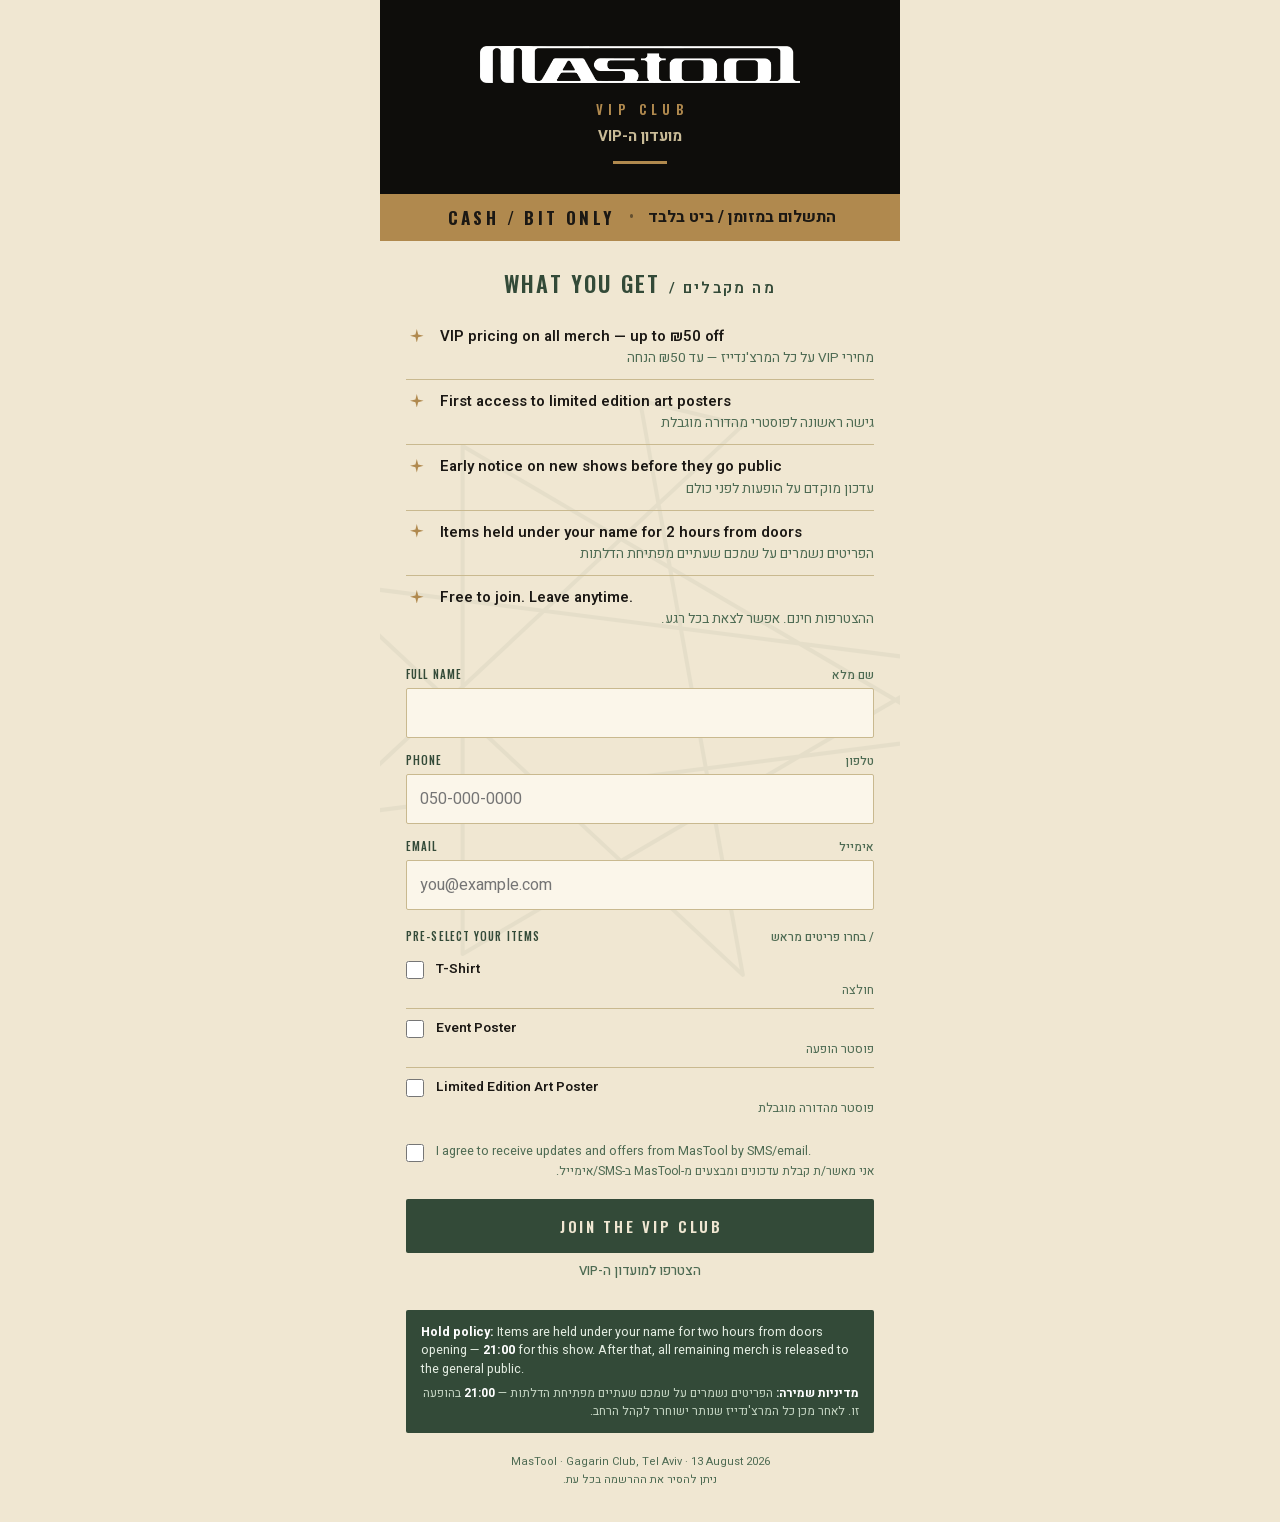
<file: docs/index.html>
<!DOCTYPE html>
<html lang="en">
<head>
<meta charset="UTF-8">
<meta name="viewport" content="width=device-width, initial-scale=1.0">
<title>MasTool — VIP Club</title>
<style>
  @font-face{font-family:'Anton';font-style:normal;font-weight:400;font-display:block;
    src:url([data-uri]) format('woff2');}
  @font-face{font-family:'Oswald';font-style:normal;font-weight:400 700;font-display:block;
    src:url([data-uri]) format('woff2');}
  @font-face{font-family:'Heebo';font-style:normal;font-weight:400 900;font-display:block;
    src:url([data-uri]) format('woff2');}
</style>
<style>
/* ============================================================
   MasTool — merch collateral design system
   Shared tokens + components across menu / VIP / Bit pages
   ============================================================ */
:root{
  --cream:      #F0E7D2;
  --cream-deep: #E7DBBF;
  --cream-warm: #E3D7B6;
  --ink:        #1B1814;
  --black:      #0E0D0B;
  --green:      #334A38;
  --green-soft: #4E6B53;
  --brass:      #B0894E;
  --brass-lite: #E9C886;
  --line:       #C9B98F;
}

*{ box-sizing:border-box; margin:0; padding:0; }

/* Oswald + Anton are Latin-only: force Heebo for Hebrew and for the shekel sign,
   so nothing ever falls back to a system font at the print shop. */
.he, .item-he, .subtitle-he, .kicker-he, .scan-he, .btn-he,
[dir="rtl"], .ils{ font-family:'Heebo', sans-serif; }

/* star is an SVG, not a glyph — ✦ (U+2726) exists in none of our fonts */
svg.ic{
  width:.85em; height:.85em; fill:currentColor;
  display:inline-block; vertical-align:-.08em; flex:none;
}
html,body{ background:#2a2a28; }
body{
  font-family:'Heebo', system-ui, sans-serif;
  color:var(--ink);
  display:flex;
  justify-content:center;
  padding:32px 16px;
  -webkit-font-smoothing:antialiased;
}

/* ---------- sheet ---------- */
.sheet{
  width:100%;
  background:var(--cream);
  border:1px solid var(--line);
  box-shadow:0 24px 60px rgba(0,0,0,.45);
  overflow:hidden;
  position:relative;
}
.sheet--a4{ max-width:720px; }
.sheet--a5{ max-width:520px; }

/* ---------- 9-point star watermark ---------- */
.watermark{
  position:absolute; top:46%; left:50%;
  width:128%; max-width:760px;
  transform:translate(-50%,-50%);
  opacity:.05; pointer-events:none; z-index:0;
}
.watermark svg{ width:100%; height:auto; display:block; }

/* ---------- header ---------- */
.header{
  background:var(--black);
  color:var(--cream);
  text-align:center;
  padding:26px 24px 20px;
  position:relative; z-index:1;
}
.header--tight{ padding:26px 22px 22px; }
.wordmark-img{ display:block; width:min(82%,460px); height:auto; margin:6px auto 2px; }
.wordmark-img--sm{ width:min(78%,320px); }
.subtitle{
  margin-top:14px;
  font-family:'Oswald', sans-serif; font-weight:500;
  letter-spacing:.42em; text-indent:.42em;
  font-size:clamp(12px,2.6vw,16px);
  color:#D8CBAA; text-transform:uppercase;
}
.subtitle-he{
  margin-top:6px; font-weight:500; letter-spacing:.04em;
  font-size:clamp(13px,2.8vw,17px);
  color:#C9BB97; direction:rtl;
  font-family:'Heebo', sans-serif;
}
.rule{ width:54px; height:3px; background:var(--brass); margin:14px auto 0; }

/* ---------- payment strip: CASH / BIT ONLY ---------- */
.paystrip{
  position:relative; z-index:1;
  background:var(--brass);
  color:#1B1814;
  display:flex; align-items:center; justify-content:center;
  gap:14px; flex-wrap:wrap;
  padding:11px 20px;
  text-align:center;
}
.paystrip .en{
  font-family:'Oswald', sans-serif; font-weight:700;
  text-transform:uppercase; letter-spacing:.2em; text-indent:.2em;
  font-size:clamp(13px,2.9vw,17px);
}
.paystrip .he{
  font-family:'Heebo', sans-serif; font-weight:700;
  direction:rtl; font-size:clamp(13px,2.9vw,16px);
}
.paystrip .dot{ opacity:.5; font-weight:400; }

/* ---------- QR block ---------- */
.qr-panel{
  position:relative; z-index:1;
  display:grid; grid-template-columns:auto 1fr; gap:20px;
  align-items:center;
  padding:20px 30px;
  border-top:1px solid var(--line);
}
.qr-slot{
  width:112px; height:112px;
  background:#fff;
  border:2px dashed var(--green-soft);
  display:flex; align-items:center; justify-content:center;
  text-align:center;
  padding:8px;
  flex:none;
}
.qr-slot img{ width:100%; height:100%; object-fit:contain; display:block; }
.qr-slot .hint{
  font-family:'Oswald',sans-serif; font-size:10px; line-height:1.35;
  letter-spacing:.08em; text-transform:uppercase; color:var(--green-soft);
}
.qr-slot .hint .he{ font-family:'Heebo',sans-serif; display:block; }
.qr-copy .h{
  font-family:'Oswald',sans-serif; font-weight:600; text-transform:uppercase;
  font-size:clamp(16px,3.2vw,20px); letter-spacing:.05em; color:var(--ink);
  line-height:1.15;
}
.qr-copy .h-he{ direction:rtl; font-weight:700; color:var(--green); font-size:clamp(14px,3vw,17px); margin-top:4px; }
.qr-copy .sub{ font-size:12.5px; color:var(--green-soft); margin-top:8px; line-height:1.5; }
.qr-copy .sub-he{ direction:rtl; }

/* ---------- footer ---------- */
.foot{
  position:relative; z-index:1;
  padding:11px 30px 14px;
  display:flex; justify-content:space-between; align-items:center;
  gap:12px; flex-wrap:wrap;
  border-top:1px solid var(--line);
}
.foot .note{ font-size:12px; color:var(--green-soft); letter-spacing:.02em; }
.foot .note-he{ direction:rtl; }
.badge{
  font-family:'Oswald',sans-serif; font-size:12px; letter-spacing:.1em;
  text-transform:uppercase; color:var(--brass); font-weight:600;
  border:1px solid var(--brass); padding:5px 11px; border-radius:2px; white-space:nowrap;
}

/* ---------- print ---------- */
@media print{
  html,body{ background:#fff; padding:0; }
  .sheet{ box-shadow:none; border:none; max-width:none; }
  *{ -webkit-print-color-adjust:exact; print-color-adjust:exact; }
}

</style>
<style>
  html,body{ padding:0; display:block; background:var(--cream); }

  .page{ max-width:520px; margin:0 auto; background:var(--cream); min-height:100vh; position:relative; overflow:hidden; }

  .hero{
    background:var(--black); color:var(--cream);
    text-align:center; padding:40px 24px 30px;
    position:relative; z-index:1;
  }
  .hero .kicker{
    font-family:'Oswald',sans-serif; font-weight:600;
    text-transform:uppercase; letter-spacing:.4em; text-indent:.4em;
    font-size:13px; color:var(--brass); margin-top:16px;
  }
  .hero .kicker-he{ direction:rtl; font-weight:700; font-size:15px; color:#C9BB97; margin-top:6px; }

  .perks{ position:relative; z-index:1; padding:26px 26px 6px; }
  .perks h2{
    font-family:'Oswald',sans-serif; font-weight:600; text-transform:uppercase;
    letter-spacing:.1em; font-size:22px; color:var(--green); margin-bottom:16px;
    text-align:center;
  }
  .perks h2 .he{ font-size:15px; }
  .perk{
    display:grid; grid-template-columns:22px 1fr; gap:12px;
    align-items:start; padding:11px 0; border-bottom:1px solid var(--line);
  }
  .perk:last-child{ border-bottom:none; }
  .perk .star{ color:var(--brass); font-size:16px; line-height:1.3; text-align:center; }
  .perk .en{ font-weight:600; font-size:15px; color:var(--ink); line-height:1.35; }
  .perk .he{ direction:rtl; font-size:13.5px; color:var(--green-soft); margin-top:2px; }

  .form-wrap{ position:relative; z-index:1; padding:20px 26px 30px; }
  .field{ margin-bottom:14px; }
  .field label{
    display:block; font-family:'Oswald',sans-serif; font-weight:500;
    text-transform:uppercase; letter-spacing:.1em; font-size:11px;
    color:var(--green); margin-bottom:6px;
  }
  .field label .he{
    font-family:'Heebo',sans-serif; text-transform:none; letter-spacing:0;
    color:var(--green-soft); font-size:12px; float:right; direction:rtl;
  }
  .field input[type=text],
  .field input[type=tel],
  .field input[type=email]{
    width:100%; padding:12px 13px;
    background:#FBF6EA; border:1px solid var(--line);
    font-family:'Heebo',sans-serif; font-size:16px; color:var(--ink);
    border-radius:2px; outline:none;
  }
  .field input:focus{ border-color:var(--green); background:#fff; }

  .merch{ margin:18px 0 4px; }
  .merch-h{
    font-family:'Oswald',sans-serif; font-weight:500;
    text-transform:uppercase; letter-spacing:.1em; font-size:11px;
    color:var(--green); margin-bottom:6px;
  }
  .merch-h .he{
    font-family:'Heebo',sans-serif; text-transform:none; letter-spacing:0;
    color:var(--green-soft); font-size:12px; float:right; direction:rtl;
  }
  .merch-item{
    display:grid; grid-template-columns:20px 1fr; gap:10px;
    align-items:start; padding:9px 0; border-bottom:1px solid var(--line);
  }
  .merch-item:last-child{ border-bottom:none; }
  .merch-item input[type=checkbox]{ width:18px; height:18px; margin-top:2px; accent-color:var(--green); }
  .merch-item .en{ font-size:13.5px; font-weight:600; color:var(--ink); }
  .merch-item .he{ direction:rtl; font-size:12.5px; color:var(--green-soft); margin-top:2px; }
  .shirt-size{ display:none; margin-top:8px; }
  .shirt-size.show{ display:block; }
  .shirt-size select{
    width:100%; padding:9px 10px; background:#FBF6EA; border:1px solid var(--line);
    font-family:'Heebo',sans-serif; font-size:14px; color:var(--ink); border-radius:2px;
  }

  .consent{
    display:grid; grid-template-columns:20px 1fr; gap:10px;
    align-items:start; margin:16px 0 18px;
  }
  .consent input{ width:18px; height:18px; margin-top:2px; accent-color:var(--green); }
  .consent .en{ font-size:12.5px; color:var(--green-soft); line-height:1.45; }
  .consent .he{ direction:rtl; font-size:12px; color:var(--green-soft); margin-top:3px; line-height:1.45; }

  .btn{
    width:100%; padding:16px;
    background:var(--green); color:var(--cream);
    border:none; cursor:pointer;
    font-family:'Oswald',sans-serif; font-weight:600;
    text-transform:uppercase; letter-spacing:.18em; text-indent:.18em;
    font-size:15px; border-radius:2px;
    transition:background .15s ease;
  }
  .btn:hover{ background:#3D5943; }
  .btn:disabled{ opacity:.5; cursor:not-allowed; }
  .btn-he{
    text-align:center; direction:rtl; margin-top:8px;
    font-size:13px; color:var(--green-soft); font-weight:500;
  }

  .msg{ margin-top:14px; padding:13px; font-size:13.5px; border-radius:2px; display:none; line-height:1.5; }
  .msg.ok{ display:block; background:var(--green); color:var(--cream); }
  .msg.err{ display:block; background:#7A2E22; color:#F5E3DC; }
  .msg .he{ direction:rtl; margin-top:4px; opacity:.9; }

  .holdnote{
    position:relative; z-index:1;
    margin:0 26px 20px;
    background:var(--green); color:#E4EDE2;
    padding:13px 15px; border-radius:2px;
  }
  .holdnote .en{ font-size:12.5px; line-height:1.5; }
  .holdnote .he{ direction:rtl; font-size:12px; line-height:1.5; color:#C6D6C4; margin-top:5px; }
  .holdnote b{ color:#fff; }

  .fineprint{
    position:relative; z-index:1;
    padding:0 26px 34px; font-size:11px;
    color:var(--green-soft); line-height:1.6; text-align:center;
  }
  .fineprint .he{ direction:rtl; }

  .ticket-overlay{
    display:none; position:fixed; inset:0; z-index:50;
    background:rgba(14,13,11,.78);
    align-items:center; justify-content:center; padding:20px;
  }
  .ticket-overlay.show{ display:flex; }
  .ticket-card{
    position:relative; width:100%; max-width:380px;
    background:var(--cream); border:1px solid var(--brass);
    border-radius:4px; padding:34px 26px 26px; text-align:center;
    box-shadow:0 24px 60px rgba(0,0,0,.5);
  }
  .ticket-close{
    position:absolute; top:10px; right:14px; border:none; background:none;
    font-size:24px; line-height:1; color:var(--green-soft); cursor:pointer;
  }
  .ticket-kicker{
    font-family:'Oswald',sans-serif; font-weight:600; text-transform:uppercase;
    letter-spacing:.3em; text-indent:.3em; font-size:11px; color:var(--brass);
  }
  .ticket-kicker .he{ font-family:'Heebo',sans-serif; letter-spacing:0; text-indent:0; direction:rtl; }
  .ticket-headline{
    font-family:'Anton',sans-serif; font-weight:400; font-size:38px; color:var(--green);
    margin-top:14px; line-height:1;
  }
  .ticket-headline-he{ direction:rtl; font-size:18px; color:var(--green-soft); margin-top:6px; font-weight:700; }
  .ticket-name{
    margin-top:18px; font-family:'Oswald',sans-serif; font-weight:600;
    font-size:20px; color:var(--ink); word-break:break-word;
  }
  .ticket-divider{ width:60%; height:1px; background:var(--line); margin:16px auto; }
  .ticket-sub{ font-size:12.5px; color:var(--green-soft); line-height:1.5; }
  .ticket-sub-he{ direction:rtl; font-size:12px; color:var(--green-soft); margin-top:3px; line-height:1.5; }
  .ticket-items{ margin-top:16px; text-align:left; }
  .ticket-item{
    display:flex; justify-content:space-between; align-items:flex-start; gap:10px;
    padding:8px 0; border-bottom:1px solid var(--line);
  }
  .ticket-item:last-child{ border-bottom:none; }
  .ticket-item .en{ font-size:13.5px; font-weight:600; color:var(--ink); }
  .ticket-item .he{ direction:rtl; font-size:12px; color:var(--green-soft); margin-top:1px; }
  .ticket-item .tag{
    font-family:'Oswald',sans-serif; font-size:11px; letter-spacing:.06em; text-transform:uppercase;
    color:var(--brass); border:1px solid var(--brass); padding:3px 8px; border-radius:2px; white-space:nowrap;
  }
  .ticket-empty{ font-size:12.5px; color:var(--green-soft); text-align:center; padding:6px 0; }
  .ticket-scarcity{
    margin-top:16px; padding-top:14px; border-top:1px dashed var(--line);
    font-size:11.5px; color:var(--ink); line-height:1.5; text-align:center;
  }
  .ticket-scarcity b{ color:var(--brass); }
  .ticket-scarcity .he{ direction:rtl; margin-top:4px; color:var(--green-soft); }
  .ticket-footer{ margin-top:20px; font-size:10.5px; color:var(--green-soft); letter-spacing:.03em; }
</style>
</head>
<body>
  <div class="page">
    <div class="watermark" aria-hidden="true">
  <svg viewBox="0 0 200 200" fill="none" stroke="#334A38" stroke-width="1.2">
    <g stroke-linejoin="round">
      <path d="M100,10 L130.9,182.6 L4.6,64.7 L195.4,89.1 L46.7,176.3 L46.7,23.7 L195.4,110.9 L4.6,135.3 L130.9,17.4 Z"/>
    </g>
  </svg>
</div>

    <header class="hero">
      <img class="wordmark-img wordmark-img--sm" src="[data-uri]" alt="MasTool">
      <div class="kicker">VIP Club</div>
      <div class="kicker-he">מועדון ה-VIP</div>
      <div class="rule"></div>
    </header>

    <div class="paystrip">
      <span class="en">Cash / Bit Only</span>
      <span class="dot">•</span>
      <span class="he">התשלום במזומן / ביט בלבד</span>
    </div>

    <section class="perks">
      <h2>What You Get <span class="he">/ מה מקבלים</span></h2>

      <div class="perk">
        <div class="star"><svg class="ic" viewBox="0 0 24 24" aria-hidden="true"><path d="M12 0l2.4 9.6L24 12l-9.6 2.4L12 24l-2.4-9.6L0 12l9.6-2.4z"/></svg></div>
        <div>
          <div class="en">VIP pricing on all merch — up to ₪50 off</div>
          <div class="he">מחירי VIP על כל המרצ'נדייז — עד ₪50 הנחה</div>
        </div>
      </div>
      <div class="perk">
        <div class="star"><svg class="ic" viewBox="0 0 24 24" aria-hidden="true"><path d="M12 0l2.4 9.6L24 12l-9.6 2.4L12 24l-2.4-9.6L0 12l9.6-2.4z"/></svg></div>
        <div>
          <div class="en">First access to limited edition art posters</div>
          <div class="he">גישה ראשונה לפוסטרי מהדורה מוגבלת</div>
        </div>
      </div>
      <div class="perk">
        <div class="star"><svg class="ic" viewBox="0 0 24 24" aria-hidden="true"><path d="M12 0l2.4 9.6L24 12l-9.6 2.4L12 24l-2.4-9.6L0 12l9.6-2.4z"/></svg></div>
        <div>
          <div class="en">Early notice on new shows before they go public</div>
          <div class="he">עדכון מוקדם על הופעות לפני כולם</div>
        </div>
      </div>
      <div class="perk">
        <div class="star"><svg class="ic" viewBox="0 0 24 24" aria-hidden="true"><path d="M12 0l2.4 9.6L24 12l-9.6 2.4L12 24l-2.4-9.6L0 12l9.6-2.4z"/></svg></div>
        <div>
          <div class="en">Items held under your name for 2 hours from doors</div>
          <div class="he">הפריטים נשמרים על שמכם שעתיים מפתיחת הדלתות</div>
        </div>
      </div>
      <div class="perk">
        <div class="star"><svg class="ic" viewBox="0 0 24 24" aria-hidden="true"><path d="M12 0l2.4 9.6L24 12l-9.6 2.4L12 24l-2.4-9.6L0 12l9.6-2.4z"/></svg></div>
        <div>
          <div class="en">Free to join. Leave anytime.</div>
          <div class="he">ההצטרפות חינם. אפשר לצאת בכל רגע.</div>
        </div>
      </div>
    </section>

    <section class="form-wrap">
      <div class="field">
        <label for="name">Full Name <span class="he">שם מלא</span></label>
        <input type="text" id="name" autocomplete="name" required>
      </div>
      <div class="field">
        <label for="phone">Phone <span class="he">טלפון</span></label>
        <input type="tel" id="phone" autocomplete="tel" inputmode="tel" placeholder="050-000-0000" required>
      </div>
      <div class="field">
        <label for="email">Email <span class="he">אימייל</span></label>
        <input type="email" id="email" autocomplete="email" inputmode="email" placeholder="you@example.com">
      </div>

      <div class="merch">
        <div class="merch-h">Pre-select your items <span class="he">/ בחרו פריטים מראש</span></div>

        <div class="merch-item">
          <input type="checkbox" id="m-shirt">
          <div>
            <label for="m-shirt" style="margin:0">
              <div class="en">T-Shirt</div>
              <div class="he">חולצה</div>
            </label>
            <div class="shirt-size" id="shirtSizeWrap">
              <select id="shirtSize">
                <option value="M">M</option>
                <option value="L">L</option>
                <option value="XL">XL</option>
                <option value="2XL">2XL</option>
                <option value="3XL">3XL</option>
              </select>
            </div>
          </div>
        </div>

        <div class="merch-item">
          <input type="checkbox" id="m-event">
          <label for="m-event" style="margin:0">
            <div class="en">Event Poster</div>
            <div class="he">פוסטר הופעה</div>
          </label>
        </div>

        <div class="merch-item">
          <input type="checkbox" id="m-ltd">
          <label for="m-ltd" style="margin:0">
            <div class="en">Limited Edition Art Poster</div>
            <div class="he">פוסטר מהדורה מוגבלת</div>
          </label>
        </div>
      </div>

      <div class="consent">
        <input type="checkbox" id="consent">
        <label for="consent" style="margin:0">
          <div class="en">I agree to receive updates and offers from MasTool by SMS/email.</div>
          <div class="he">אני מאשר/ת קבלת עדכונים ומבצעים מ-MasTool ב-SMS/אימייל.</div>
        </label>
      </div>

      <button class="btn" id="submit">Join the VIP Club</button>
      <div class="btn-he">הצטרפו למועדון ה-VIP</div>

      <div class="msg" id="msg"></div>
    </section>

    <div class="holdnote">
      <div class="en"><b>Hold policy:</b> Items are held under your name for two hours from doors opening — <b>21:00</b> for this show. After that, all remaining merch is released to the general public.</div>
      <div class="he"><b>מדיניות שמירה:</b> הפריטים נשמרים על שמכם שעתיים מפתיחת הדלתות — <b>21:00</b> בהופעה זו. לאחר מכן כל המרצ'נדייז שנותר ישוחרר לקהל הרחב.</div>
    </div>

    <div class="fineprint">
      <div>MasTool · Gagarin Club, Tel Aviv · 13 August 2026</div>
      <div class="he">ניתן להסיר את ההרשמה בכל עת.</div>
    </div>
  </div>

  <div class="ticket-overlay" id="ticketOverlay">
    <div class="ticket-card">
      <button class="ticket-close" id="ticketClose" aria-label="Close">&times;</button>
      <div class="ticket-kicker">VIP Club <span class="he">/ מועדון VIP</span></div>
      <div class="ticket-headline">You're In</div>
      <div class="ticket-headline-he">נרשמת!</div>
      <div class="ticket-name" id="ticketName"></div>
      <div class="ticket-divider"></div>
      <div class="ticket-sub">Show this at checkout for VIP pricing</div>
      <div class="ticket-sub-he">הציגו את המסך הזה לקבלת מחירי VIP בדוכן</div>
      <div class="ticket-items" id="ticketItems"></div>
      <div class="ticket-scarcity">
        <div><b>Stock is limited, first come first served</b> — hurry and grab your merch before it runs out.</div>
        <div class="he">הכמות מוגבלת, כל הקודם זוכה — מהרו לרכוש את המרצ'נדייז לפני שייגמר.</div>
        <div style="margin-top:8px">Signing up does <b>not guarantee availability</b> — it only gives you a head start.</div>
        <div class="he">ההרשמה <b>אינה מבטיחה זמינות</b> — היא רק נותנת לכם יתרון פתיחה.</div>
      </div>
      <div class="ticket-footer">Gagarin Club, Tel Aviv · 13 August 2026</div>
    </div>
  </div>

<script>
  /* ============================================================
     STEP 1 — paste your form endpoint below.
     Works with Formspree ("https://formspree.io/f/xxxxxxx"),
     Google Apps Script web app, Airtable, or any URL that
     accepts a POST with JSON.
     Until this is set, the form shows a friendly error.
     ============================================================ */
  const FORM_ENDPOINT = "https://script.google.com/macros/s/AKfycbytL_1c1JyozZrEYHhS7ctPRax-Gyu_EmqKjzPO7XJX5jQOWDL3QY0wW5nNQEKbPsAG/exec";

  const $ = (id) => document.getElementById(id);
  const msg = $("msg");

  function show(kind, en, he) {
    msg.className = "msg " + kind;
    msg.innerHTML = '<div>' + en + '</div><div class="he">' + he + '</div>';
  }

  $("m-shirt").addEventListener("change", () => {
    $("shirtSizeWrap").classList.toggle("show", $("m-shirt").checked);
  });

  function showTicket(name, items) {
    $("ticketName").textContent = name;
    const wrap = $("ticketItems");
    if (!items.length) {
      wrap.innerHTML = '<div class="ticket-empty">No items pre-selected — browse at the stand<br><span class="he">לא נבחרו פריטים מראש — אפשר לעיין בדוכן</span></div>';
    } else {
      wrap.innerHTML = items.map(it =>
        '<div class="ticket-item"><div><div class="en">' + it.en + '</div><div class="he">' + it.he + '</div></div>' +
        (it.tag ? '<span class="tag">' + it.tag + '</span>' : '') + '</div>'
      ).join('');
    }
    $("ticketOverlay").classList.add("show");
  }

  $("ticketClose").addEventListener("click", () => $("ticketOverlay").classList.remove("show"));
  $("ticketOverlay").addEventListener("click", (e) => {
    if (e.target.id === "ticketOverlay") $("ticketOverlay").classList.remove("show");
  });

  $("submit").addEventListener("click", async () => {
    const name    = $("name").value.trim();
    const phone   = $("phone").value.trim();
    const email   = $("email").value.trim();
    const consent = $("consent").checked;
    const shirt       = $("m-shirt").checked;
    const shirtSize   = shirt ? $("shirtSize").value : "";
    const eventPoster = $("m-event").checked;
    const ltdPoster   = $("m-ltd").checked;

    if (!name || !phone) {
      show("err", "Please enter your name and phone.", "נא למלא שם וטלפון.");
      return;
    }
    if (!consent) {
      show("err", "Please tick the consent box to join.", "נא לאשר קבלת עדכונים כדי להצטרף.");
      return;
    }
    if (FORM_ENDPOINT.startsWith("PASTE_")) {
      show("err", "Form endpoint not configured yet.", "יעד הטופס עדיין לא הוגדר.");
      return;
    }

    const btn = $("submit");
    btn.disabled = true;
    btn.textContent = "Joining…";

    try {
      const res = await fetch(FORM_ENDPOINT, {
        method: "POST",
        headers: { "Content-Type": "text/plain;charset=utf-8" },
        body: JSON.stringify({
          name, phone, email,
          consent: true,
          shirt, shirtSize, eventPoster, ltdPoster,
          source: "merch-stand-qr",
          show: "Gagarin 2026-08-13",
          ts: new Date().toISOString()
        })
      });
      if (!res.ok) throw new Error("bad status " + res.status);

      const items = [];
      if (shirt) items.push({ en: "T-Shirt", he: "חולצה", tag: shirtSize });
      if (eventPoster) items.push({ en: "Event Poster", he: "פוסטר הופעה" });
      if (ltdPoster) items.push({ en: "Limited Edition Art Poster", he: "פוסטר מהדורה מוגבלת" });
      showTicket(name, items);

      document.querySelector(".form-wrap").style.display = "none";
    } catch (e) {
      show("err", "Something went wrong. Please try again or sign up at the stand.",
                  "משהו השתבש. נסו שוב או הירשמו בדוכן.");
      btn.disabled = false;
      btn.textContent = "Join the VIP Club";
    }
  });
</script>
</body>
</html>
</file>
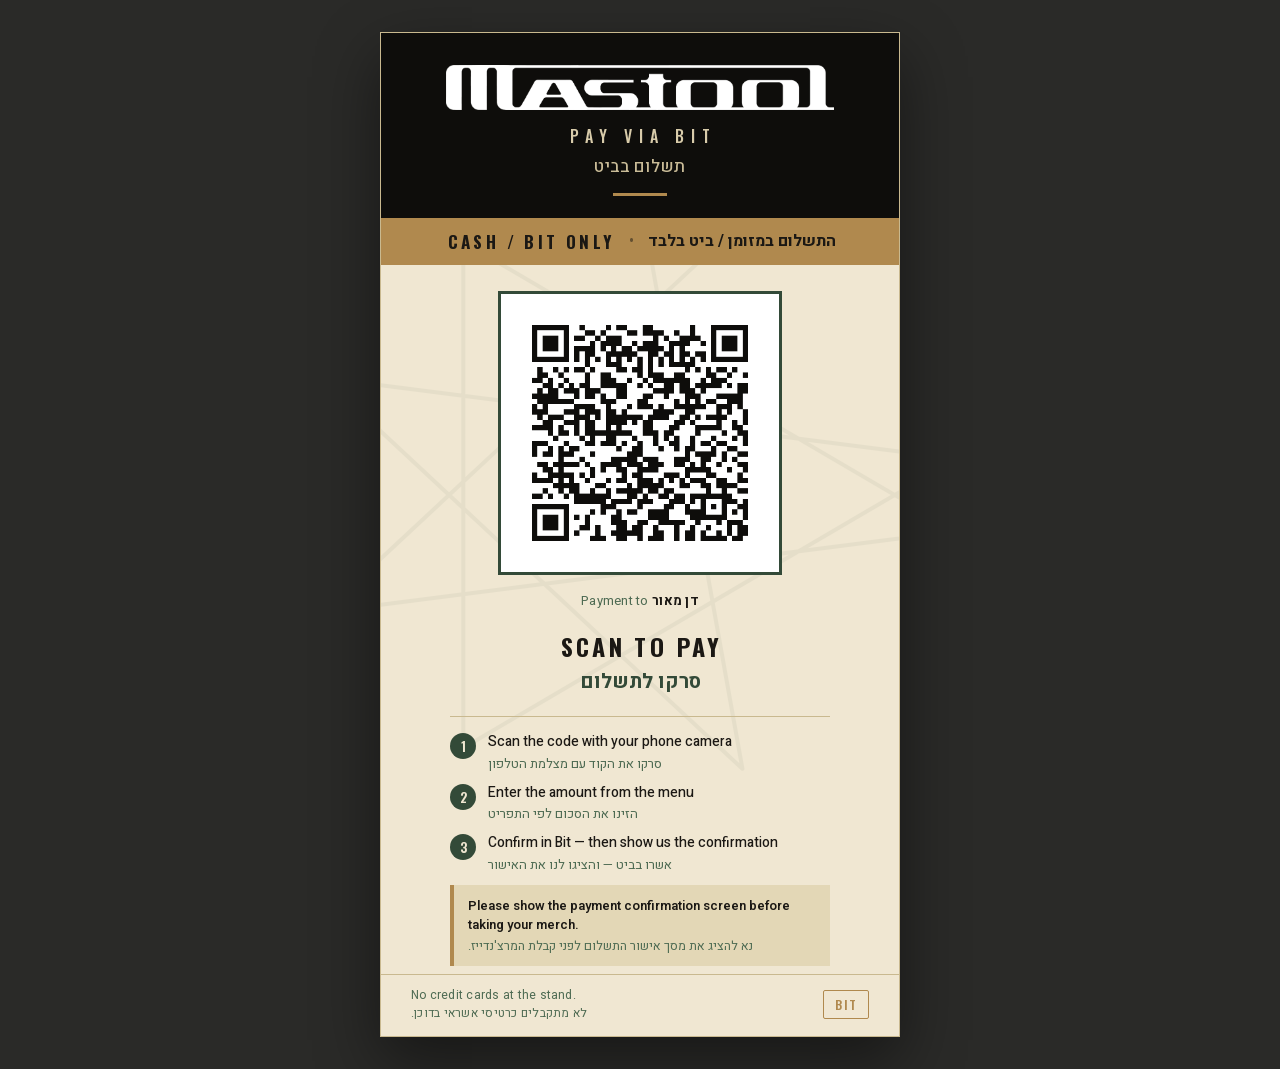
<file: 3_html/MasTool_Bit_Payment.html>
<!DOCTYPE html>
<html lang="en">
<head>
<meta charset="UTF-8">
<meta name="viewport" content="width=device-width, initial-scale=1.0">
<title>MasTool — Pay via Bit</title>
<style>
  @font-face{font-family:'Anton';font-style:normal;font-weight:400;font-display:block;
    src:url([data-uri]) format('woff2');}
  @font-face{font-family:'Oswald';font-style:normal;font-weight:400 700;font-display:block;
    src:url([data-uri]) format('woff2');}
  @font-face{font-family:'Heebo';font-style:normal;font-weight:400 900;font-display:block;
    src:url([data-uri]) format('woff2');}
</style>
<style>
/* ============================================================
   MasTool — merch collateral design system
   Shared tokens + components across menu / VIP / Bit pages
   ============================================================ */
:root{
  --cream:      #F0E7D2;
  --cream-deep: #E7DBBF;
  --cream-warm: #E3D7B6;
  --ink:        #1B1814;
  --black:      #0E0D0B;
  --green:      #334A38;
  --green-soft: #4E6B53;
  --brass:      #B0894E;
  --brass-lite: #E9C886;
  --line:       #C9B98F;
}

*{ box-sizing:border-box; margin:0; padding:0; }

/* Oswald + Anton are Latin-only: force Heebo for Hebrew and for the shekel sign,
   so nothing ever falls back to a system font at the print shop. */
.he, .item-he, .subtitle-he, .kicker-he, .scan-he, .btn-he,
[dir="rtl"], .ils{ font-family:'Heebo', sans-serif; }

/* star is an SVG, not a glyph — ✦ (U+2726) exists in none of our fonts */
svg.ic{
  width:.85em; height:.85em; fill:currentColor;
  display:inline-block; vertical-align:-.08em; flex:none;
}
html,body{ background:#2a2a28; }
body{
  font-family:'Heebo', system-ui, sans-serif;
  color:var(--ink);
  display:flex;
  justify-content:center;
  padding:32px 16px;
  -webkit-font-smoothing:antialiased;
}

/* ---------- sheet ---------- */
.sheet{
  width:100%;
  background:var(--cream);
  border:1px solid var(--line);
  box-shadow:0 24px 60px rgba(0,0,0,.45);
  overflow:hidden;
  position:relative;
}
.sheet--a4{ max-width:720px; }
.sheet--a5{ max-width:520px; }

/* ---------- 9-point star watermark ---------- */
.watermark{
  position:absolute; top:46%; left:50%;
  width:128%; max-width:760px;
  transform:translate(-50%,-50%);
  opacity:.05; pointer-events:none; z-index:0;
}
.watermark svg{ width:100%; height:auto; display:block; }

/* ---------- header ---------- */
.header{
  background:var(--black);
  color:var(--cream);
  text-align:center;
  padding:26px 24px 20px;
  position:relative; z-index:1;
}
.header--tight{ padding:26px 22px 22px; }
.wordmark-img{ display:block; width:min(82%,460px); height:auto; margin:6px auto 2px; }
.wordmark-img--sm{ width:min(78%,320px); }
.subtitle{
  margin-top:14px;
  font-family:'Oswald', sans-serif; font-weight:500;
  letter-spacing:.42em; text-indent:.42em;
  font-size:clamp(12px,2.6vw,16px);
  color:#D8CBAA; text-transform:uppercase;
}
.subtitle-he{
  margin-top:6px; font-weight:500; letter-spacing:.04em;
  font-size:clamp(13px,2.8vw,17px);
  color:#C9BB97; direction:rtl;
  font-family:'Heebo', sans-serif;
}
.rule{ width:54px; height:3px; background:var(--brass); margin:14px auto 0; }

/* ---------- payment strip: CASH / BIT ONLY ---------- */
.paystrip{
  position:relative; z-index:1;
  background:var(--brass);
  color:#1B1814;
  display:flex; align-items:center; justify-content:center;
  gap:14px; flex-wrap:wrap;
  padding:11px 20px;
  text-align:center;
}
.paystrip .en{
  font-family:'Oswald', sans-serif; font-weight:700;
  text-transform:uppercase; letter-spacing:.2em; text-indent:.2em;
  font-size:clamp(13px,2.9vw,17px);
}
.paystrip .he{
  font-family:'Heebo', sans-serif; font-weight:700;
  direction:rtl; font-size:clamp(13px,2.9vw,16px);
}
.paystrip .dot{ opacity:.5; font-weight:400; }

/* ---------- QR block ---------- */
.qr-panel{
  position:relative; z-index:1;
  display:grid; grid-template-columns:auto 1fr; gap:20px;
  align-items:center;
  padding:20px 30px;
  border-top:1px solid var(--line);
}
.qr-slot{
  width:112px; height:112px;
  background:#fff;
  border:2px dashed var(--green-soft);
  display:flex; align-items:center; justify-content:center;
  text-align:center;
  padding:8px;
  flex:none;
}
.qr-slot img{ width:100%; height:100%; object-fit:contain; display:block; }
.qr-slot .hint{
  font-family:'Oswald',sans-serif; font-size:10px; line-height:1.35;
  letter-spacing:.08em; text-transform:uppercase; color:var(--green-soft);
}
.qr-slot .hint .he{ font-family:'Heebo',sans-serif; display:block; }
.qr-copy .h{
  font-family:'Oswald',sans-serif; font-weight:600; text-transform:uppercase;
  font-size:clamp(16px,3.2vw,20px); letter-spacing:.05em; color:var(--ink);
  line-height:1.15;
}
.qr-copy .h-he{ direction:rtl; font-weight:700; color:var(--green); font-size:clamp(14px,3vw,17px); margin-top:4px; }
.qr-copy .sub{ font-size:12.5px; color:var(--green-soft); margin-top:8px; line-height:1.5; }
.qr-copy .sub-he{ direction:rtl; }

/* ---------- footer ---------- */
.foot{
  position:relative; z-index:1;
  padding:11px 30px 14px;
  display:flex; justify-content:space-between; align-items:center;
  gap:12px; flex-wrap:wrap;
  border-top:1px solid var(--line);
}
.foot .note{ font-size:12px; color:var(--green-soft); letter-spacing:.02em; }
.foot .note-he{ direction:rtl; }
.badge{
  font-family:'Oswald',sans-serif; font-size:12px; letter-spacing:.1em;
  text-transform:uppercase; color:var(--brass); font-weight:600;
  border:1px solid var(--brass); padding:5px 11px; border-radius:2px; white-space:nowrap;
}

/* ---------- print ---------- */
@media print{
  html,body{ background:#fff; padding:0; }
  .sheet{ box-shadow:none; border:none; max-width:none; }
  *{ -webkit-print-color-adjust:exact; print-color-adjust:exact; }
}

</style>
<style>
  .pay-body{ position:relative; z-index:1; padding:26px 30px 8px; text-align:center; }

  .big-qr{
    width:min(62%,330px); aspect-ratio:1/1;
    margin:0 auto;
    background:#fff;
    border:3px solid var(--green);
    display:flex; align-items:center; justify-content:center;
    padding:10px;
  }
  .big-qr img{ width:100%; height:100%; object-fit:contain; display:block; }
  .big-qr .hint{
    font-family:'Oswald',sans-serif; font-size:12px; line-height:1.5;
    letter-spacing:.1em; text-transform:uppercase; color:var(--green-soft);
    padding:10px;
  }

  .payee{
    margin-top:16px; font-size:13px; color:var(--green-soft);
    letter-spacing:.02em;
  }
  .payee b{ color:var(--ink); font-weight:700; }
  .scan-en{
    font-family:'Oswald',sans-serif; font-weight:700; text-transform:uppercase;
    letter-spacing:.14em; text-indent:.14em;
    font-size:clamp(18px,4vw,24px); color:var(--ink);
    margin-top:22px; line-height:1.2;
  }
  .scan-he{
    direction:rtl; font-weight:700; color:var(--green);
    font-size:clamp(16px,3.6vw,20px); margin-top:6px;
  }

  .steps{
    margin:20px auto 0;
    max-width:380px;
    text-align:left;
    border-top:1px solid var(--line);
    padding-top:16px;
  }
  .step{
    display:grid; grid-template-columns:26px 1fr; gap:12px;
    align-items:start; margin-bottom:11px;
  }
  .step .n{
    width:26px; height:26px; border-radius:50%;
    background:var(--green); color:var(--cream);
    font-family:'Oswald',sans-serif; font-weight:600; font-size:13px;
    display:flex; align-items:center; justify-content:center;
  }
  .step .t-en{ font-size:14px; font-weight:500; color:var(--ink); line-height:1.35; }
  .step .t-he{ direction:rtl; font-size:13px; color:var(--green-soft); margin-top:2px; }

  .amount-note{
    margin-top:6px;
    background:var(--cream-warm);
    border-inline-start:4px solid var(--brass);
    padding:11px 14px;
    text-align:left;
    max-width:380px;
    margin-left:auto; margin-right:auto;
  }
  .amount-note .en{ font-size:13px; font-weight:600; color:var(--ink); }
  .amount-note .he{ direction:rtl; font-size:12.5px; color:var(--green-soft); margin-top:3px; }
</style>
</head>
<body>
  <div class="sheet sheet--a5">
    <div class="watermark" aria-hidden="true">
  <svg viewBox="0 0 200 200" fill="none" stroke="#334A38" stroke-width="1.2">
    <g stroke-linejoin="round">
      <path d="M100,10 L130.9,182.6 L4.6,64.7 L195.4,89.1 L46.7,176.3 L46.7,23.7 L195.4,110.9 L4.6,135.3 L130.9,17.4 Z"/>
    </g>
  </svg>
</div>

    <header class="header header--tight">
      <img class="wordmark-img" src="[data-uri]" alt="MasTool">
      <div class="subtitle">Pay via Bit</div>
      <div class="subtitle-he">תשלום בביט</div>
      <div class="rule"></div>
    </header>

    <div class="paystrip">
      <span class="en">Cash / Bit Only</span>
      <span class="dot">•</span>
      <span class="he">התשלום במזומן / ביט בלבד</span>
    </div>

    <div class="pay-body">
      <div class="big-qr" data-slot="bit-qr">
        <img src="[data-uri]" alt="Paste Bit QR here QR">
      </div>

      <div class="payee">Payment to <b>דן מאור</b></div>
      <div class="scan-en">Scan to Pay</div>
      <div class="scan-he">סרקו לתשלום</div>

      <div class="steps">
        <div class="step">
          <div class="n">1</div>
          <div>
            <div class="t-en">Scan the code with your phone camera</div>
            <div class="t-he">סרקו את הקוד עם מצלמת הטלפון</div>
          </div>
        </div>
        <div class="step">
          <div class="n">2</div>
          <div>
            <div class="t-en">Enter the amount from the menu</div>
            <div class="t-he">הזינו את הסכום לפי התפריט</div>
          </div>
        </div>
        <div class="step">
          <div class="n">3</div>
          <div>
            <div class="t-en">Confirm in Bit — then show us the confirmation</div>
            <div class="t-he">אשרו בביט — והציגו לנו את האישור</div>
          </div>
        </div>
      </div>

      <div class="amount-note">
        <div class="en">Please show the payment confirmation screen before taking your merch.</div>
        <div class="he">נא להציג את מסך אישור התשלום לפני קבלת המרצ'נדייז.</div>
      </div>
    </div>

    <footer class="foot">
      <div>
        <div class="note">No credit cards at the stand.</div>
        <div class="note note-he">לא מתקבלים כרטיסי אשראי בדוכן.</div>
      </div>
      <div class="badge">Bit</div>
    </footer>
  </div>
</body>
</html>
</file>
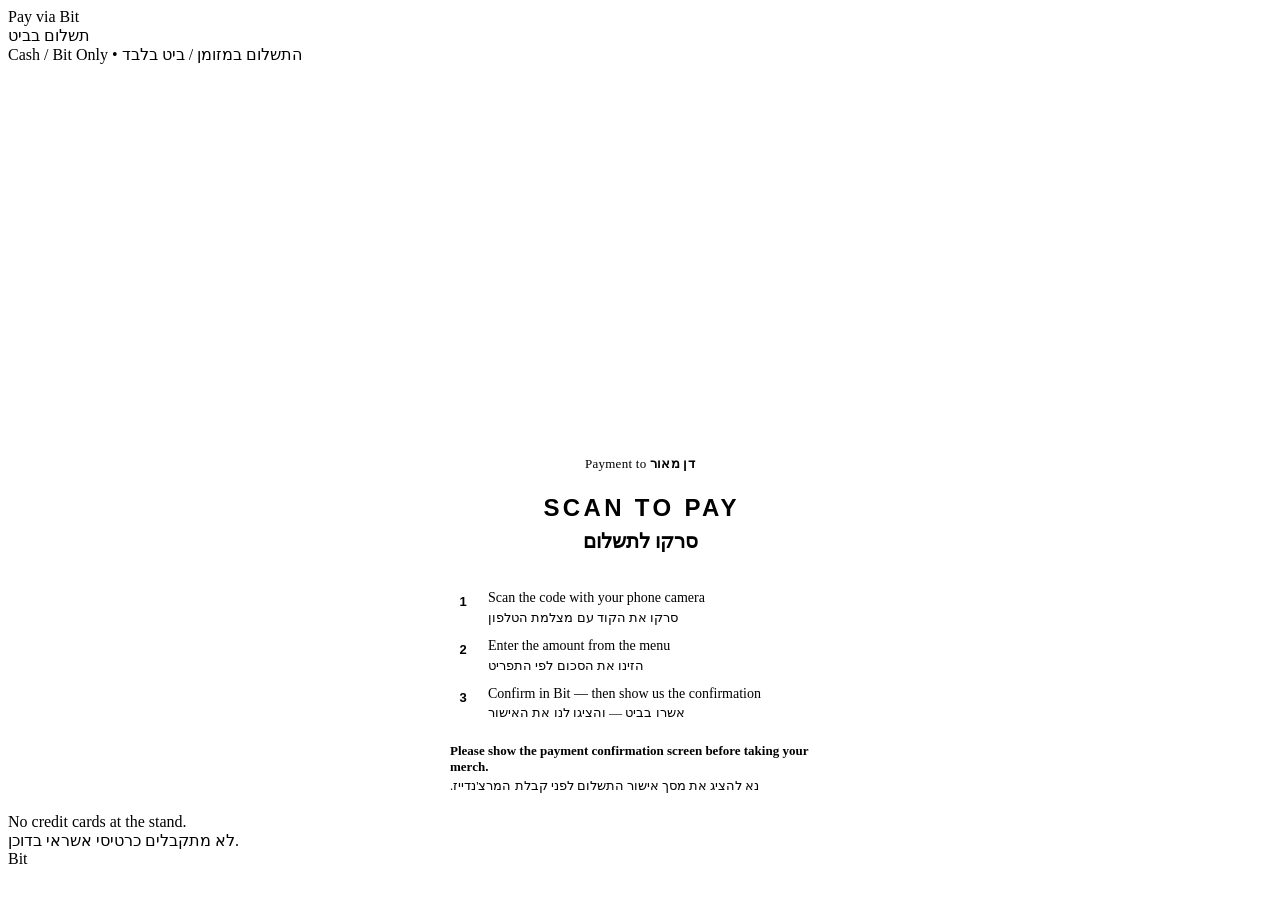
<file: 4_source/bit.html>
<!DOCTYPE html>
<html lang="en">
<head>
<meta charset="UTF-8">
<meta name="viewport" content="width=device-width, initial-scale=1.0">
<title>MasTool — Pay via Bit</title>
<!--FONTS-->
<!--BASE-->
<style>
  .pay-body{ position:relative; z-index:1; padding:26px 30px 8px; text-align:center; }

  .big-qr{
    width:min(62%,330px); aspect-ratio:1/1;
    margin:0 auto;
    background:#fff;
    border:3px solid var(--green);
    display:flex; align-items:center; justify-content:center;
    padding:10px;
  }
  .big-qr img{ width:100%; height:100%; object-fit:contain; display:block; }
  .big-qr .hint{
    font-family:'Oswald',sans-serif; font-size:12px; line-height:1.5;
    letter-spacing:.1em; text-transform:uppercase; color:var(--green-soft);
    padding:10px;
  }

  .payee{
    margin-top:16px; font-size:13px; color:var(--green-soft);
    letter-spacing:.02em;
  }
  .payee b{ color:var(--ink); font-weight:700; }
  .scan-en{
    font-family:'Oswald',sans-serif; font-weight:700; text-transform:uppercase;
    letter-spacing:.14em; text-indent:.14em;
    font-size:clamp(18px,4vw,24px); color:var(--ink);
    margin-top:22px; line-height:1.2;
  }
  .scan-he{
    direction:rtl; font-weight:700; color:var(--green);
    font-size:clamp(16px,3.6vw,20px); margin-top:6px;
  }

  .steps{
    margin:20px auto 0;
    max-width:380px;
    text-align:left;
    border-top:1px solid var(--line);
    padding-top:16px;
  }
  .step{
    display:grid; grid-template-columns:26px 1fr; gap:12px;
    align-items:start; margin-bottom:11px;
  }
  .step .n{
    width:26px; height:26px; border-radius:50%;
    background:var(--green); color:var(--cream);
    font-family:'Oswald',sans-serif; font-weight:600; font-size:13px;
    display:flex; align-items:center; justify-content:center;
  }
  .step .t-en{ font-size:14px; font-weight:500; color:var(--ink); line-height:1.35; }
  .step .t-he{ direction:rtl; font-size:13px; color:var(--green-soft); margin-top:2px; }

  .amount-note{
    margin-top:6px;
    background:var(--cream-warm);
    border-inline-start:4px solid var(--brass);
    padding:11px 14px;
    text-align:left;
    max-width:380px;
    margin-left:auto; margin-right:auto;
  }
  .amount-note .en{ font-size:13px; font-weight:600; color:var(--ink); }
  .amount-note .he{ direction:rtl; font-size:12.5px; color:var(--green-soft); margin-top:3px; }
</style>
</head>
<body>
  <div class="sheet sheet--a5">
    <!--WATERMARK-->

    <header class="header header--tight">
      <!--LOGO-->
      <div class="subtitle">Pay via Bit</div>
      <div class="subtitle-he">תשלום בביט</div>
      <div class="rule"></div>
    </header>

    <div class="paystrip">
      <span class="en">Cash / Bit Only</span>
      <span class="dot">•</span>
      <span class="he">התשלום במזומן / ביט בלבד</span>
    </div>

    <div class="pay-body">
      <div class="big-qr" data-slot="bit-qr">
        <!--BIT_QR-->
      </div>

      <div class="payee">Payment to <b>דן מאור</b></div>
      <div class="scan-en">Scan to Pay</div>
      <div class="scan-he">סרקו לתשלום</div>

      <div class="steps">
        <div class="step">
          <div class="n">1</div>
          <div>
            <div class="t-en">Scan the code with your phone camera</div>
            <div class="t-he">סרקו את הקוד עם מצלמת הטלפון</div>
          </div>
        </div>
        <div class="step">
          <div class="n">2</div>
          <div>
            <div class="t-en">Enter the amount from the menu</div>
            <div class="t-he">הזינו את הסכום לפי התפריט</div>
          </div>
        </div>
        <div class="step">
          <div class="n">3</div>
          <div>
            <div class="t-en">Confirm in Bit — then show us the confirmation</div>
            <div class="t-he">אשרו בביט — והציגו לנו את האישור</div>
          </div>
        </div>
      </div>

      <div class="amount-note">
        <div class="en">Please show the payment confirmation screen before taking your merch.</div>
        <div class="he">נא להציג את מסך אישור התשלום לפני קבלת המרצ'נדייז.</div>
      </div>
    </div>

    <footer class="foot">
      <div>
        <div class="note">No credit cards at the stand.</div>
        <div class="note note-he">לא מתקבלים כרטיסי אשראי בדוכן.</div>
      </div>
      <div class="badge">Bit</div>
    </footer>
  </div>
</body>
</html>
</file>
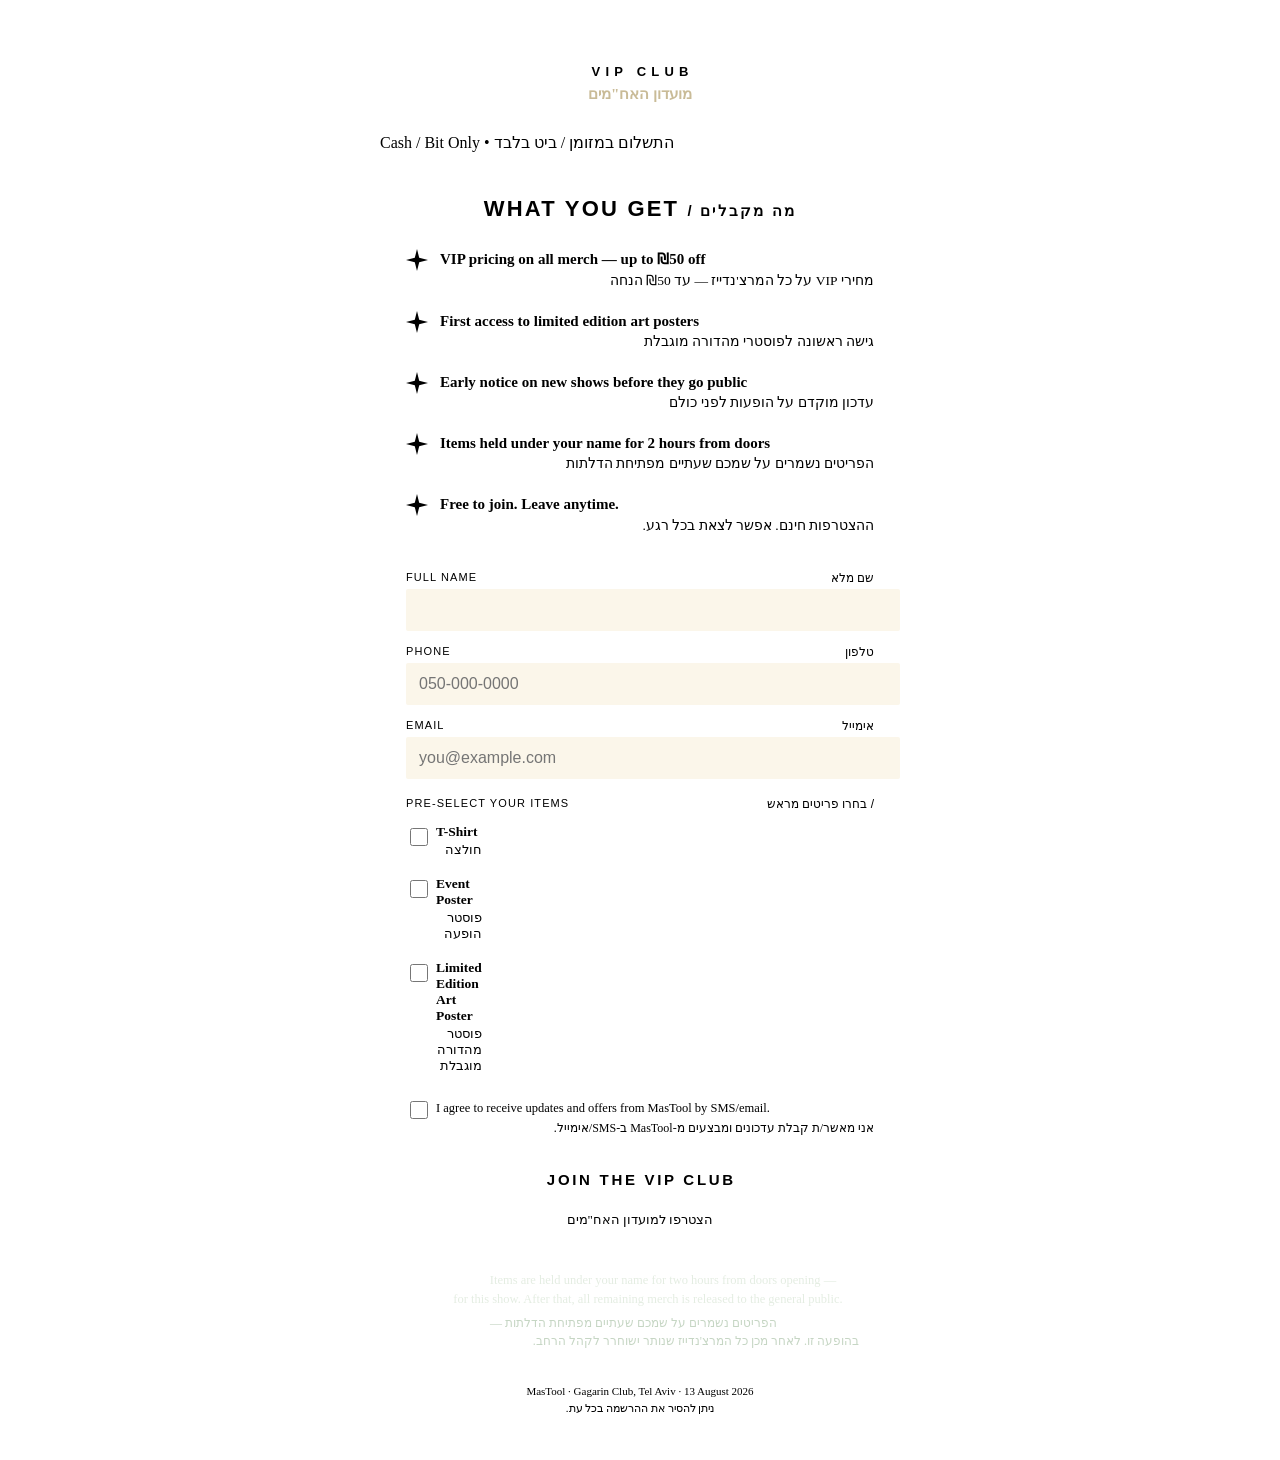
<file: 4_source/vip.html>
<!DOCTYPE html>
<html lang="en">
<head>
<meta charset="UTF-8">
<meta name="viewport" content="width=device-width, initial-scale=1.0">
<title>MasTool — VIP Club</title>
<!--FONTS-->
<!--BASE-->
<style>
  html,body{ padding:0; display:block; background:var(--cream); }

  .page{ max-width:520px; margin:0 auto; background:var(--cream); min-height:100vh; position:relative; overflow:hidden; }

  .hero{
    background:var(--black); color:var(--cream);
    text-align:center; padding:40px 24px 30px;
    position:relative; z-index:1;
  }
  .hero .kicker{
    font-family:'Oswald',sans-serif; font-weight:600;
    text-transform:uppercase; letter-spacing:.4em; text-indent:.4em;
    font-size:13px; color:var(--brass); margin-top:16px;
  }
  .hero .kicker-he{ direction:rtl; font-weight:700; font-size:15px; color:#C9BB97; margin-top:6px; }

  .perks{ position:relative; z-index:1; padding:26px 26px 6px; }
  .perks h2{
    font-family:'Oswald',sans-serif; font-weight:600; text-transform:uppercase;
    letter-spacing:.1em; font-size:22px; color:var(--green); margin-bottom:16px;
    text-align:center;
  }
  .perks h2 .he{ font-size:15px; }
  .perk{
    display:grid; grid-template-columns:22px 1fr; gap:12px;
    align-items:start; padding:11px 0; border-bottom:1px solid var(--line);
  }
  .perk:last-child{ border-bottom:none; }
  .perk .star{ color:var(--brass); font-size:16px; line-height:1.3; text-align:center; }
  .perk .en{ font-weight:600; font-size:15px; color:var(--ink); line-height:1.35; }
  .perk .he{ direction:rtl; font-size:13.5px; color:var(--green-soft); margin-top:2px; }

  .form-wrap{ position:relative; z-index:1; padding:20px 26px 30px; }
  .field{ margin-bottom:14px; }
  .field label{
    display:block; font-family:'Oswald',sans-serif; font-weight:500;
    text-transform:uppercase; letter-spacing:.1em; font-size:11px;
    color:var(--green); margin-bottom:6px;
  }
  .field label .he{
    font-family:'Heebo',sans-serif; text-transform:none; letter-spacing:0;
    color:var(--green-soft); font-size:12px; float:right; direction:rtl;
  }
  .field input[type=text],
  .field input[type=tel],
  .field input[type=email]{
    width:100%; padding:12px 13px;
    background:#FBF6EA; border:1px solid var(--line);
    font-family:'Heebo',sans-serif; font-size:16px; color:var(--ink);
    border-radius:2px; outline:none;
  }
  .field input:focus{ border-color:var(--green); background:#fff; }

  .merch{ margin:18px 0 4px; }
  .merch-h{
    font-family:'Oswald',sans-serif; font-weight:500;
    text-transform:uppercase; letter-spacing:.1em; font-size:11px;
    color:var(--green); margin-bottom:6px;
  }
  .merch-h .he{
    font-family:'Heebo',sans-serif; text-transform:none; letter-spacing:0;
    color:var(--green-soft); font-size:12px; float:right; direction:rtl;
  }
  .merch-item{
    display:grid; grid-template-columns:20px 46px 1fr; gap:10px;
    align-items:center; padding:9px 0; border-bottom:1px solid var(--line);
  }
  .merch-item:last-child{ border-bottom:none; }
  .merch-item input[type=checkbox]{ width:18px; height:18px; accent-color:var(--green); align-self:start; margin-top:4px; }
  .merch-thumb{
    width:46px; height:46px; object-fit:cover; border-radius:2px;
    border:1px solid var(--line); background:#fff; flex:none;
  }
  .merch-item .en{ font-size:13.5px; font-weight:600; color:var(--ink); }
  .merch-item .he{ direction:rtl; font-size:12.5px; color:var(--green-soft); margin-top:2px; }
  .shirt-size{ display:none; margin-top:8px; }
  .shirt-size.show{ display:block; }
  .shirt-size select{
    width:100%; padding:9px 10px; background:#FBF6EA; border:1px solid var(--line);
    font-family:'Heebo',sans-serif; font-size:14px; color:var(--ink); border-radius:2px;
  }

  .consent{
    display:grid; grid-template-columns:20px 1fr; gap:10px;
    align-items:start; margin:16px 0 18px;
  }
  .consent input{ width:18px; height:18px; margin-top:2px; accent-color:var(--green); }
  .consent .en{ font-size:12.5px; color:var(--green-soft); line-height:1.45; }
  .consent .he{ direction:rtl; font-size:12px; color:var(--green-soft); margin-top:3px; line-height:1.45; }

  .btn{
    width:100%; padding:16px;
    background:var(--green); color:var(--cream);
    border:none; cursor:pointer;
    font-family:'Oswald',sans-serif; font-weight:600;
    text-transform:uppercase; letter-spacing:.18em; text-indent:.18em;
    font-size:15px; border-radius:2px;
    transition:background .15s ease;
  }
  .btn:hover{ background:#3D5943; }
  .btn:disabled{ opacity:.5; cursor:not-allowed; }
  .btn-he{
    text-align:center; direction:rtl; margin-top:8px;
    font-size:13px; color:var(--green-soft); font-weight:500;
  }

  .msg{ margin-top:14px; padding:13px; font-size:13.5px; border-radius:2px; display:none; line-height:1.5; }
  .msg.ok{ display:block; background:var(--green); color:var(--cream); }
  .msg.err{ display:block; background:#7A2E22; color:#F5E3DC; }
  .msg .he{ direction:rtl; margin-top:4px; opacity:.9; }

  .holdnote{
    position:relative; z-index:1;
    margin:0 26px 20px;
    background:var(--green); color:#E4EDE2;
    padding:13px 15px; border-radius:2px;
  }
  .holdnote .en{ font-size:12.5px; line-height:1.5; }
  .holdnote .he{ direction:rtl; font-size:12px; line-height:1.5; color:#C6D6C4; margin-top:5px; }
  .holdnote b{ color:#fff; }

  .fineprint{
    position:relative; z-index:1;
    padding:0 26px 34px; font-size:11px;
    color:var(--green-soft); line-height:1.6; text-align:center;
  }
  .fineprint .he{ direction:rtl; }

  .ticket-overlay{
    display:none; position:fixed; inset:0; z-index:50;
    background:rgba(14,13,11,.78);
    align-items:center; justify-content:center; padding:20px;
  }
  .ticket-overlay.show{ display:flex; }
  .ticket-card{
    position:relative; width:100%; max-width:380px;
    background:var(--cream); border:1px solid var(--brass);
    border-radius:4px; padding:34px 26px 26px; text-align:center;
    box-shadow:0 24px 60px rgba(0,0,0,.5);
  }
  .ticket-close{
    position:absolute; top:10px; right:14px; border:none; background:none;
    font-size:24px; line-height:1; color:var(--green-soft); cursor:pointer;
  }
  .ticket-kicker{
    font-family:'Oswald',sans-serif; font-weight:600; text-transform:uppercase;
    letter-spacing:.3em; text-indent:.3em; font-size:11px; color:var(--brass);
  }
  .ticket-kicker .he{ font-family:'Heebo',sans-serif; letter-spacing:0; text-indent:0; direction:rtl; }
  .ticket-headline{
    font-family:'Anton',sans-serif; font-weight:400; font-size:38px; color:var(--green);
    margin-top:14px; line-height:1;
  }
  .ticket-headline-he{ direction:rtl; font-size:18px; color:var(--green-soft); margin-top:6px; font-weight:700; }
  .ticket-name{
    margin-top:18px; font-family:'Oswald',sans-serif; font-weight:600;
    font-size:20px; color:var(--ink); word-break:break-word;
  }
  .ticket-divider{ width:60%; height:1px; background:var(--line); margin:16px auto; }
  .ticket-sub{ font-size:12.5px; color:var(--green-soft); line-height:1.5; }
  .ticket-sub-he{ direction:rtl; font-size:12px; color:var(--green-soft); margin-top:3px; line-height:1.5; }
  .ticket-items{ margin-top:16px; text-align:left; }
  .ticket-item{
    display:flex; justify-content:space-between; align-items:flex-start; gap:10px;
    padding:8px 0; border-bottom:1px solid var(--line);
  }
  .ticket-item:last-child{ border-bottom:none; }
  .ticket-item .en{ font-size:13.5px; font-weight:600; color:var(--ink); }
  .ticket-item .he{ direction:rtl; font-size:12px; color:var(--green-soft); margin-top:1px; }
  .ticket-item .tag{
    font-family:'Oswald',sans-serif; font-size:11px; letter-spacing:.06em; text-transform:uppercase;
    color:var(--brass); border:1px solid var(--brass); padding:3px 8px; border-radius:2px; white-space:nowrap;
  }
  .ticket-empty{ font-size:12.5px; color:var(--green-soft); text-align:center; padding:6px 0; }
  .ticket-scarcity{
    margin-top:16px; padding-top:14px; border-top:1px dashed var(--line);
    font-size:11.5px; color:var(--ink); line-height:1.5; text-align:center;
  }
  .ticket-scarcity b{ color:var(--brass); }
  .ticket-scarcity .he{ direction:rtl; margin-top:4px; color:var(--green-soft); }
  .ticket-footer{ margin-top:20px; font-size:10.5px; color:var(--green-soft); letter-spacing:.03em; }
</style>
</head>
<body>
  <div class="page">
    <!--WATERMARK-->

    <header class="hero">
      <!--LOGO-->
      <div class="kicker">VIP Club</div>
      <div class="kicker-he">מועדון האח"מים</div>
      <div class="rule"></div>
    </header>

    <div class="paystrip">
      <span class="en">Cash / Bit Only</span>
      <span class="dot">•</span>
      <span class="he">התשלום במזומן / ביט בלבד</span>
    </div>

    <section class="perks">
      <h2>What You Get <span class="he">/ מה מקבלים</span></h2>

      <div class="perk">
        <div class="star"><svg class="ic" viewBox="0 0 24 24" aria-hidden="true"><path d="M12 0l2.4 9.6L24 12l-9.6 2.4L12 24l-2.4-9.6L0 12l9.6-2.4z"/></svg></div>
        <div>
          <div class="en">VIP pricing on all merch — up to ₪50 off</div>
          <div class="he">מחירי VIP על כל המרצ'נדייז — עד ₪50 הנחה</div>
        </div>
      </div>
      <div class="perk">
        <div class="star"><svg class="ic" viewBox="0 0 24 24" aria-hidden="true"><path d="M12 0l2.4 9.6L24 12l-9.6 2.4L12 24l-2.4-9.6L0 12l9.6-2.4z"/></svg></div>
        <div>
          <div class="en">First access to limited edition art posters</div>
          <div class="he">גישה ראשונה לפוסטרי מהדורה מוגבלת</div>
        </div>
      </div>
      <div class="perk">
        <div class="star"><svg class="ic" viewBox="0 0 24 24" aria-hidden="true"><path d="M12 0l2.4 9.6L24 12l-9.6 2.4L12 24l-2.4-9.6L0 12l9.6-2.4z"/></svg></div>
        <div>
          <div class="en">Early notice on new shows before they go public</div>
          <div class="he">עדכון מוקדם על הופעות לפני כולם</div>
        </div>
      </div>
      <div class="perk">
        <div class="star"><svg class="ic" viewBox="0 0 24 24" aria-hidden="true"><path d="M12 0l2.4 9.6L24 12l-9.6 2.4L12 24l-2.4-9.6L0 12l9.6-2.4z"/></svg></div>
        <div>
          <div class="en">Items held under your name for 2 hours from doors</div>
          <div class="he">הפריטים נשמרים על שמכם שעתיים מפתיחת הדלתות</div>
        </div>
      </div>
      <div class="perk">
        <div class="star"><svg class="ic" viewBox="0 0 24 24" aria-hidden="true"><path d="M12 0l2.4 9.6L24 12l-9.6 2.4L12 24l-2.4-9.6L0 12l9.6-2.4z"/></svg></div>
        <div>
          <div class="en">Free to join. Leave anytime.</div>
          <div class="he">ההצטרפות חינם. אפשר לצאת בכל רגע.</div>
        </div>
      </div>
    </section>

    <section class="form-wrap">
      <div class="field">
        <label for="name">Full Name <span class="he">שם מלא</span></label>
        <input type="text" id="name" autocomplete="name" required>
      </div>
      <div class="field">
        <label for="phone">Phone <span class="he">טלפון</span></label>
        <input type="tel" id="phone" autocomplete="tel" inputmode="tel" placeholder="050-000-0000" required>
      </div>
      <div class="field">
        <label for="email">Email <span class="he">אימייל</span></label>
        <input type="email" id="email" autocomplete="email" inputmode="email" placeholder="you@example.com">
      </div>

      <div class="merch">
        <div class="merch-h">Pre-select your items <span class="he">/ בחרו פריטים מראש</span></div>

        <div class="merch-item">
          <input type="checkbox" id="m-shirt">
          <!--THUMB_SHIRT-->
          <div>
            <label for="m-shirt" style="margin:0">
              <div class="en">T-Shirt</div>
              <div class="he">חולצה</div>
            </label>
            <div class="shirt-size" id="shirtSizeWrap">
              <select id="shirtSize">
                <option value="M">M</option>
                <option value="L">L</option>
                <option value="XL">XL</option>
                <option value="2XL">2XL</option>
                <option value="3XL">3XL</option>
              </select>
            </div>
          </div>
        </div>

        <div class="merch-item">
          <input type="checkbox" id="m-event">
          <!--THUMB_EVENT-->
          <label for="m-event" style="margin:0">
            <div class="en">Event Poster</div>
            <div class="he">פוסטר הופעה</div>
          </label>
        </div>

        <div class="merch-item">
          <input type="checkbox" id="m-ltd">
          <!--THUMB_ART-->
          <label for="m-ltd" style="margin:0">
            <div class="en">Limited Edition Art Poster</div>
            <div class="he">פוסטר מהדורה מוגבלת</div>
          </label>
        </div>
      </div>

      <div class="consent">
        <input type="checkbox" id="consent">
        <label for="consent" style="margin:0">
          <div class="en">I agree to receive updates and offers from MasTool by SMS/email.</div>
          <div class="he">אני מאשר/ת קבלת עדכונים ומבצעים מ-MasTool ב-SMS/אימייל.</div>
        </label>
      </div>

      <button class="btn" id="submit">Join the VIP Club</button>
      <div class="btn-he">הצטרפו למועדון האח"מים</div>

      <div class="msg" id="msg"></div>
    </section>

    <div class="holdnote">
      <div class="en"><b>Hold policy:</b> Items are held under your name for two hours from doors opening — <b>21:00</b> for this show. After that, all remaining merch is released to the general public.</div>
      <div class="he"><b>מדיניות שמירה:</b> הפריטים נשמרים על שמכם שעתיים מפתיחת הדלתות — <b>21:00</b> בהופעה זו. לאחר מכן כל המרצ'נדייז שנותר ישוחרר לקהל הרחב.</div>
    </div>

    <div class="fineprint">
      <div>MasTool · Gagarin Club, Tel Aviv · 13 August 2026</div>
      <div class="he">ניתן להסיר את ההרשמה בכל עת.</div>
    </div>
  </div>

  <div class="ticket-overlay" id="ticketOverlay">
    <div class="ticket-card">
      <button class="ticket-close" id="ticketClose" aria-label="Close">&times;</button>
      <div class="ticket-kicker">VIP Club <span class="he">/ מועדון VIP</span></div>
      <div class="ticket-headline">You're In</div>
      <div class="ticket-headline-he">נרשמת!</div>
      <div class="ticket-name" id="ticketName"></div>
      <div class="ticket-divider"></div>
      <div class="ticket-sub">Show this at checkout for VIP pricing</div>
      <div class="ticket-sub-he">הציגו את המסך הזה לקבלת מחירי VIP בדוכן</div>
      <div class="ticket-items" id="ticketItems"></div>
      <div class="ticket-scarcity">
        <div><b>Stock is limited, first come first served</b> — hurry and grab your merch before it runs out.</div>
        <div class="he">הכמות מוגבלת, כל הקודם זוכה — מהרו לרכוש את המרצ'נדייז לפני שייגמר.</div>
        <div style="margin-top:8px">Signing up does <b>not guarantee availability</b> — it only gives you a head start.</div>
        <div class="he">ההרשמה <b>אינה מבטיחה זמינות</b> — היא רק נותנת לכם יתרון פתיחה.</div>
      </div>
      <div class="ticket-footer">Gagarin Club, Tel Aviv · 13 August 2026</div>
    </div>
  </div>

<script>
  /* ============================================================
     STEP 1 — paste your form endpoint below.
     Works with Formspree ("https://formspree.io/f/xxxxxxx"),
     Google Apps Script web app, Airtable, or any URL that
     accepts a POST with JSON.
     Until this is set, the form shows a friendly error.
     ============================================================ */
  const FORM_ENDPOINT = "https://script.google.com/macros/s/AKfycbytL_1c1JyozZrEYHhS7ctPRax-Gyu_EmqKjzPO7XJX5jQOWDL3QY0wW5nNQEKbPsAG/exec";

  const $ = (id) => document.getElementById(id);
  const msg = $("msg");

  function show(kind, en, he) {
    msg.className = "msg " + kind;
    msg.innerHTML = '<div>' + en + '</div><div class="he">' + he + '</div>';
  }

  $("m-shirt").addEventListener("change", () => {
    $("shirtSizeWrap").classList.toggle("show", $("m-shirt").checked);
  });

  function showTicket(name, items) {
    $("ticketName").textContent = name;
    const wrap = $("ticketItems");
    if (!items.length) {
      wrap.innerHTML = '<div class="ticket-empty">No items pre-selected — browse at the stand<br><span class="he">לא נבחרו פריטים מראש — אפשר לעיין בדוכן</span></div>';
    } else {
      wrap.innerHTML = items.map(it =>
        '<div class="ticket-item"><div><div class="en">' + it.en + '</div><div class="he">' + it.he + '</div></div>' +
        (it.tag ? '<span class="tag">' + it.tag + '</span>' : '') + '</div>'
      ).join('');
    }
    $("ticketOverlay").classList.add("show");
  }

  $("ticketClose").addEventListener("click", () => $("ticketOverlay").classList.remove("show"));
  $("ticketOverlay").addEventListener("click", (e) => {
    if (e.target.id === "ticketOverlay") $("ticketOverlay").classList.remove("show");
  });

  $("submit").addEventListener("click", async () => {
    const name    = $("name").value.trim();
    const phone   = $("phone").value.trim();
    const email   = $("email").value.trim();
    const consent = $("consent").checked;
    const shirt       = $("m-shirt").checked;
    const shirtSize   = shirt ? $("shirtSize").value : "";
    const eventPoster = $("m-event").checked;
    const ltdPoster   = $("m-ltd").checked;

    if (!name || !phone) {
      show("err", "Please enter your name and phone.", "נא למלא שם וטלפון.");
      return;
    }
    if (!consent) {
      show("err", "Please tick the consent box to join.", "נא לאשר קבלת עדכונים כדי להצטרף.");
      return;
    }
    if (FORM_ENDPOINT.startsWith("PASTE_")) {
      show("err", "Form endpoint not configured yet.", "יעד הטופס עדיין לא הוגדר.");
      return;
    }

    const btn = $("submit");
    btn.disabled = true;
    btn.textContent = "Joining…";

    try {
      const res = await fetch(FORM_ENDPOINT, {
        method: "POST",
        headers: { "Content-Type": "text/plain;charset=utf-8" },
        body: JSON.stringify({
          name, phone, email,
          consent: true,
          shirt, shirtSize, eventPoster, ltdPoster,
          source: "merch-stand-qr",
          show: "Gagarin 2026-08-13",
          ts: new Date().toISOString()
        })
      });
      if (!res.ok) throw new Error("bad status " + res.status);

      const items = [];
      if (shirt) items.push({ en: "T-Shirt", he: "חולצה", tag: shirtSize });
      if (eventPoster) items.push({ en: "Event Poster", he: "פוסטר הופעה" });
      if (ltdPoster) items.push({ en: "Limited Edition Art Poster", he: "פוסטר מהדורה מוגבלת" });
      showTicket(name, items);

      document.querySelector(".form-wrap").style.display = "none";
    } catch (e) {
      show("err", "Something went wrong. Please try again or sign up at the stand.",
                  "משהו השתבש. נסו שוב או הירשמו בדוכן.");
      btn.disabled = false;
      btn.textContent = "Join the VIP Club";
    }
  });
</script>
</body>
</html>
</file>
